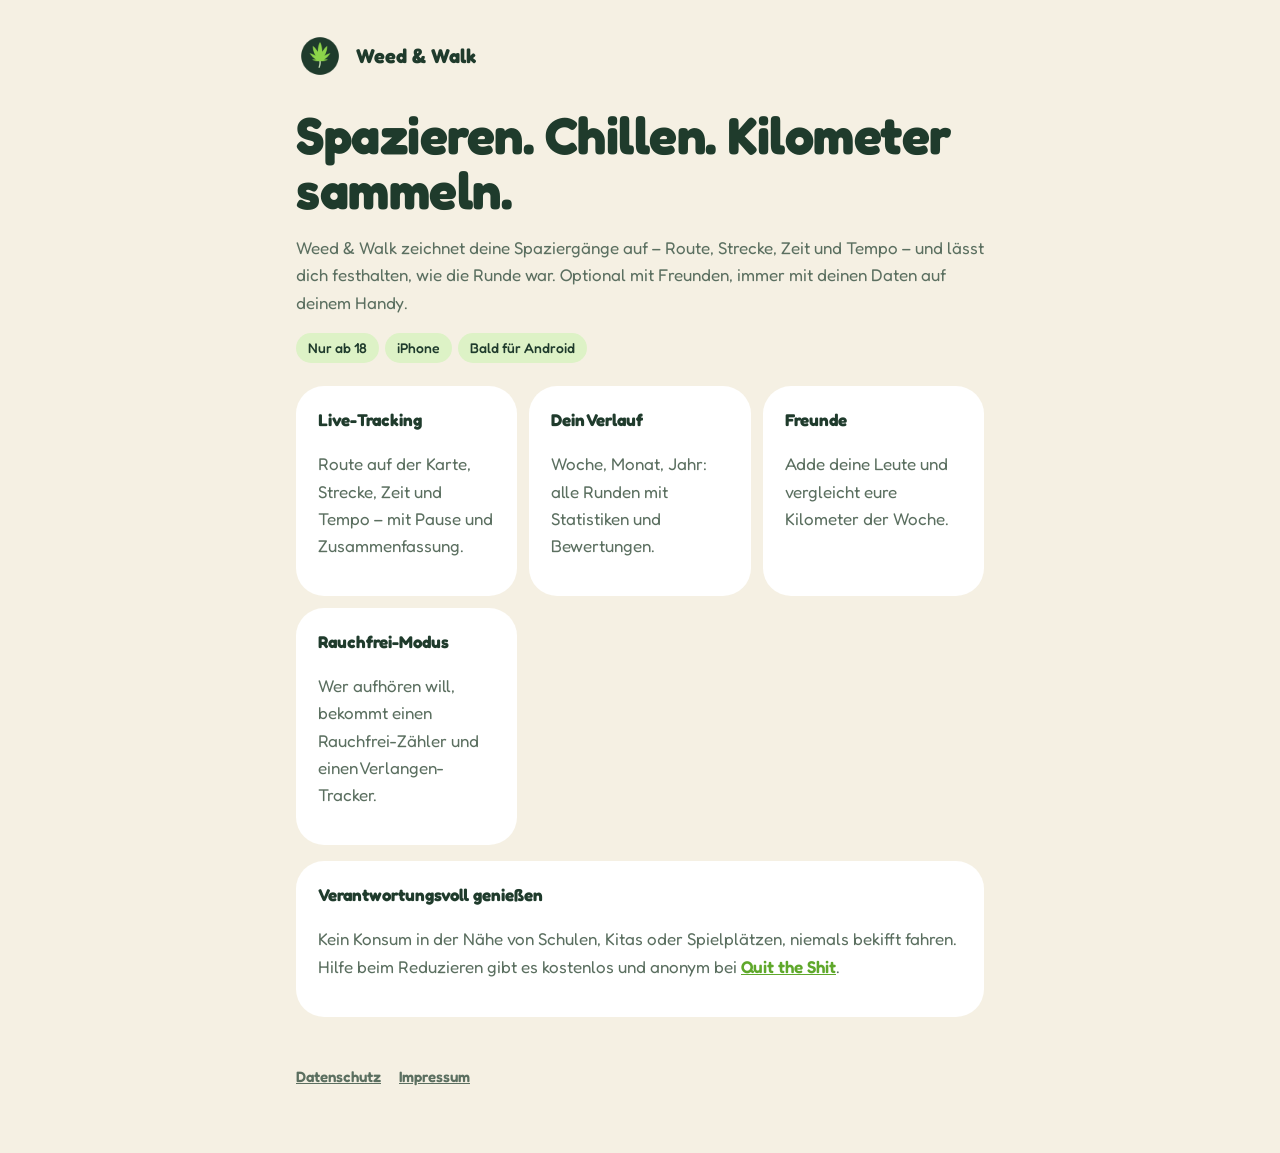
<file: index.html>
﻿<!doctype html>
<html lang="de">
  <head>
    <meta charset="utf-8" />
    <meta name="viewport" content="width=device-width, initial-scale=1" />
    <title>Weed &amp; Walk</title>
    <meta name="description" content="Weed & Walk – deine Spaziergänge tracken, entspannt und rund. Ab 18." />
    <link rel="icon" href="icon.png" />
    <link rel="preconnect" href="https://fonts.googleapis.com" />
    <link rel="preconnect" href="https://fonts.gstatic.com" crossorigin />
    <link href="https://fonts.googleapis.com/css2?family=Fredoka:wght@400;500;600;700&display=swap" rel="stylesheet" />
    <link rel="stylesheet" href="style.css" />
  </head>
  <body>
    <main>
      <a href="./" style="text-decoration: none; color: inherit"><header class="brand"><img src="icon.png" alt="" /><span>Weed &amp; Walk</span></header></a>

      <h1>Spazieren. Chillen. Kilometer sammeln.</h1>
      <p>
        Weed &amp; Walk zeichnet deine Spaziergänge auf – Route, Strecke, Zeit und Tempo – und lässt dich festhalten,
        wie die Runde war. Optional mit Freunden, immer mit deinen Daten auf deinem Handy.
      </p>
      <p><span class="tag">Nur ab 18</span><span class="tag">iPhone</span><span class="tag">Bald für Android</span></p>

      <div class="features">
        <div class="card"><strong>Live-Tracking</strong><p>Route auf der Karte, Strecke, Zeit und Tempo – mit Pause und Zusammenfassung.</p></div>
        <div class="card"><strong>Dein Verlauf</strong><p>Woche, Monat, Jahr: alle Runden mit Statistiken und Bewertungen.</p></div>
        <div class="card"><strong>Freunde</strong><p>Adde deine Leute und vergleicht eure Kilometer der Woche.</p></div>
        <div class="card"><strong>Rauchfrei-Modus</strong><p>Wer aufhören will, bekommt einen Rauchfrei-Zähler und einen Verlangen-Tracker.</p></div>
      </div>

      <div class="card">
        <strong>Verantwortungsvoll genießen</strong>
        <p>
          Kein Konsum in der Nähe von Schulen, Kitas oder Spielplätzen, niemals bekifft fahren. Hilfe beim Reduzieren
          gibt es kostenlos und anonym bei <a href="https://www.quit-the-shit.net">Quit the Shit</a>.
        </p>
      </div>

      <footer>
        <a href="datenschutz.html">Datenschutz</a>
        <a href="impressum.html">Impressum</a>
      </footer>
    </main>
  </body>
</html>
</file>
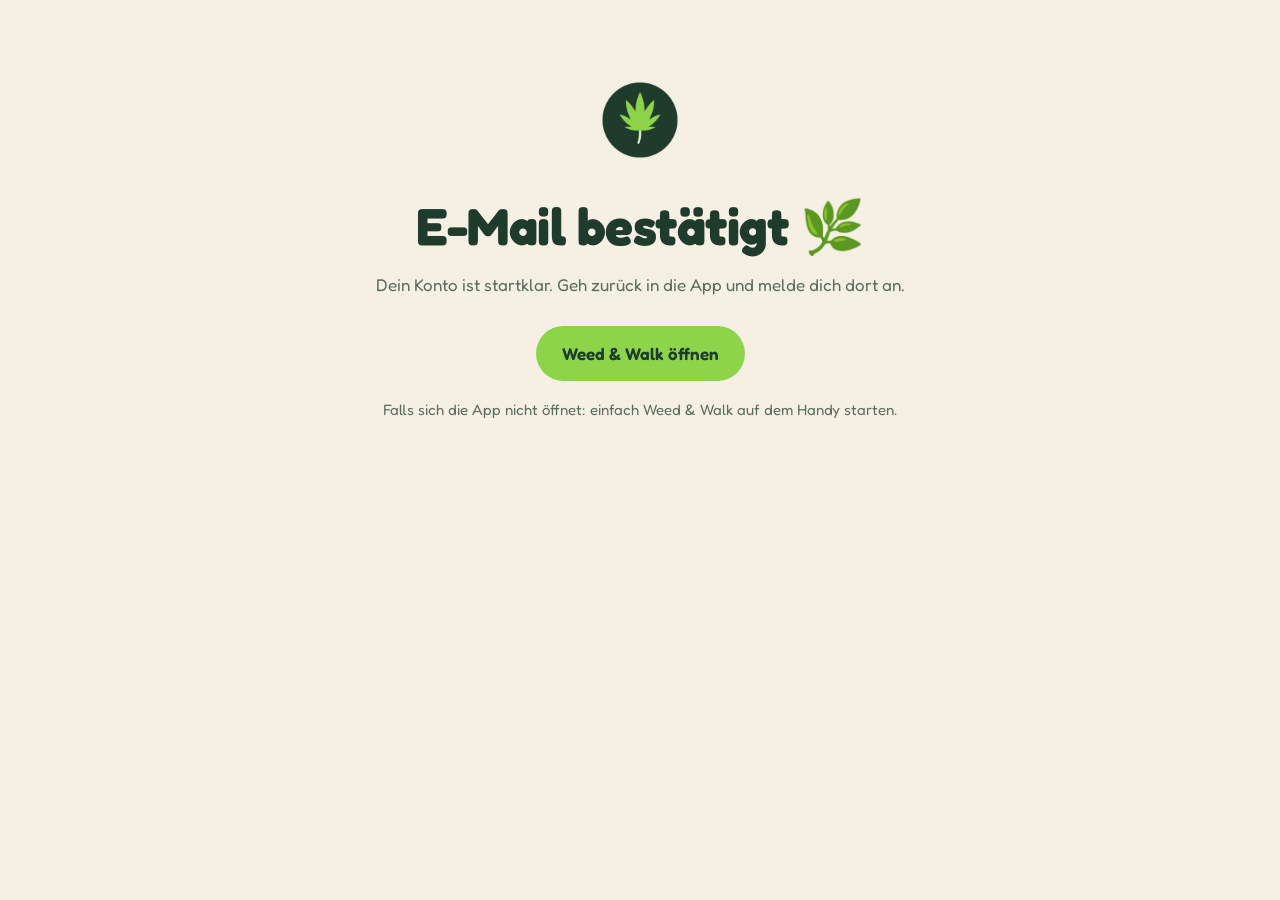
<file: bestaetigt.html>
<!doctype html>
<html lang="de">
  <head>
    <meta charset="utf-8" />
    <meta name="viewport" content="width=device-width, initial-scale=1" />
    <title>E-Mail bestätigt – Weed &amp; Walk</title>
    <meta name="robots" content="noindex" />
    <link rel="icon" href="icon.png" />
    <link rel="preconnect" href="https://fonts.googleapis.com" />
    <link rel="preconnect" href="https://fonts.gstatic.com" crossorigin />
    <link href="https://fonts.googleapis.com/css2?family=Fredoka:wght@400;500;600;700&display=swap" rel="stylesheet" />
    <link rel="stylesheet" href="style.css" />
  </head>
  <body>
    <main style="text-align: center; padding-top: 72px">
      <img src="icon.png" alt="" style="width: 96px; height: 96px; border-radius: 50%" />
      <h1 style="margin-top: 24px">E-Mail bestätigt 🌿</h1>
      <p>Dein Konto ist startklar. Geh zurück in die App und melde dich dort an.</p>
      <p style="margin-top: 28px"><a class="button" href="weedwalk://account">Weed &amp; Walk öffnen</a></p>
      <p style="font-size: 15px">Falls sich die App nicht öffnet: einfach Weed &amp; Walk auf dem Handy starten.</p>
    </main>
  </body>
</html>
</file>
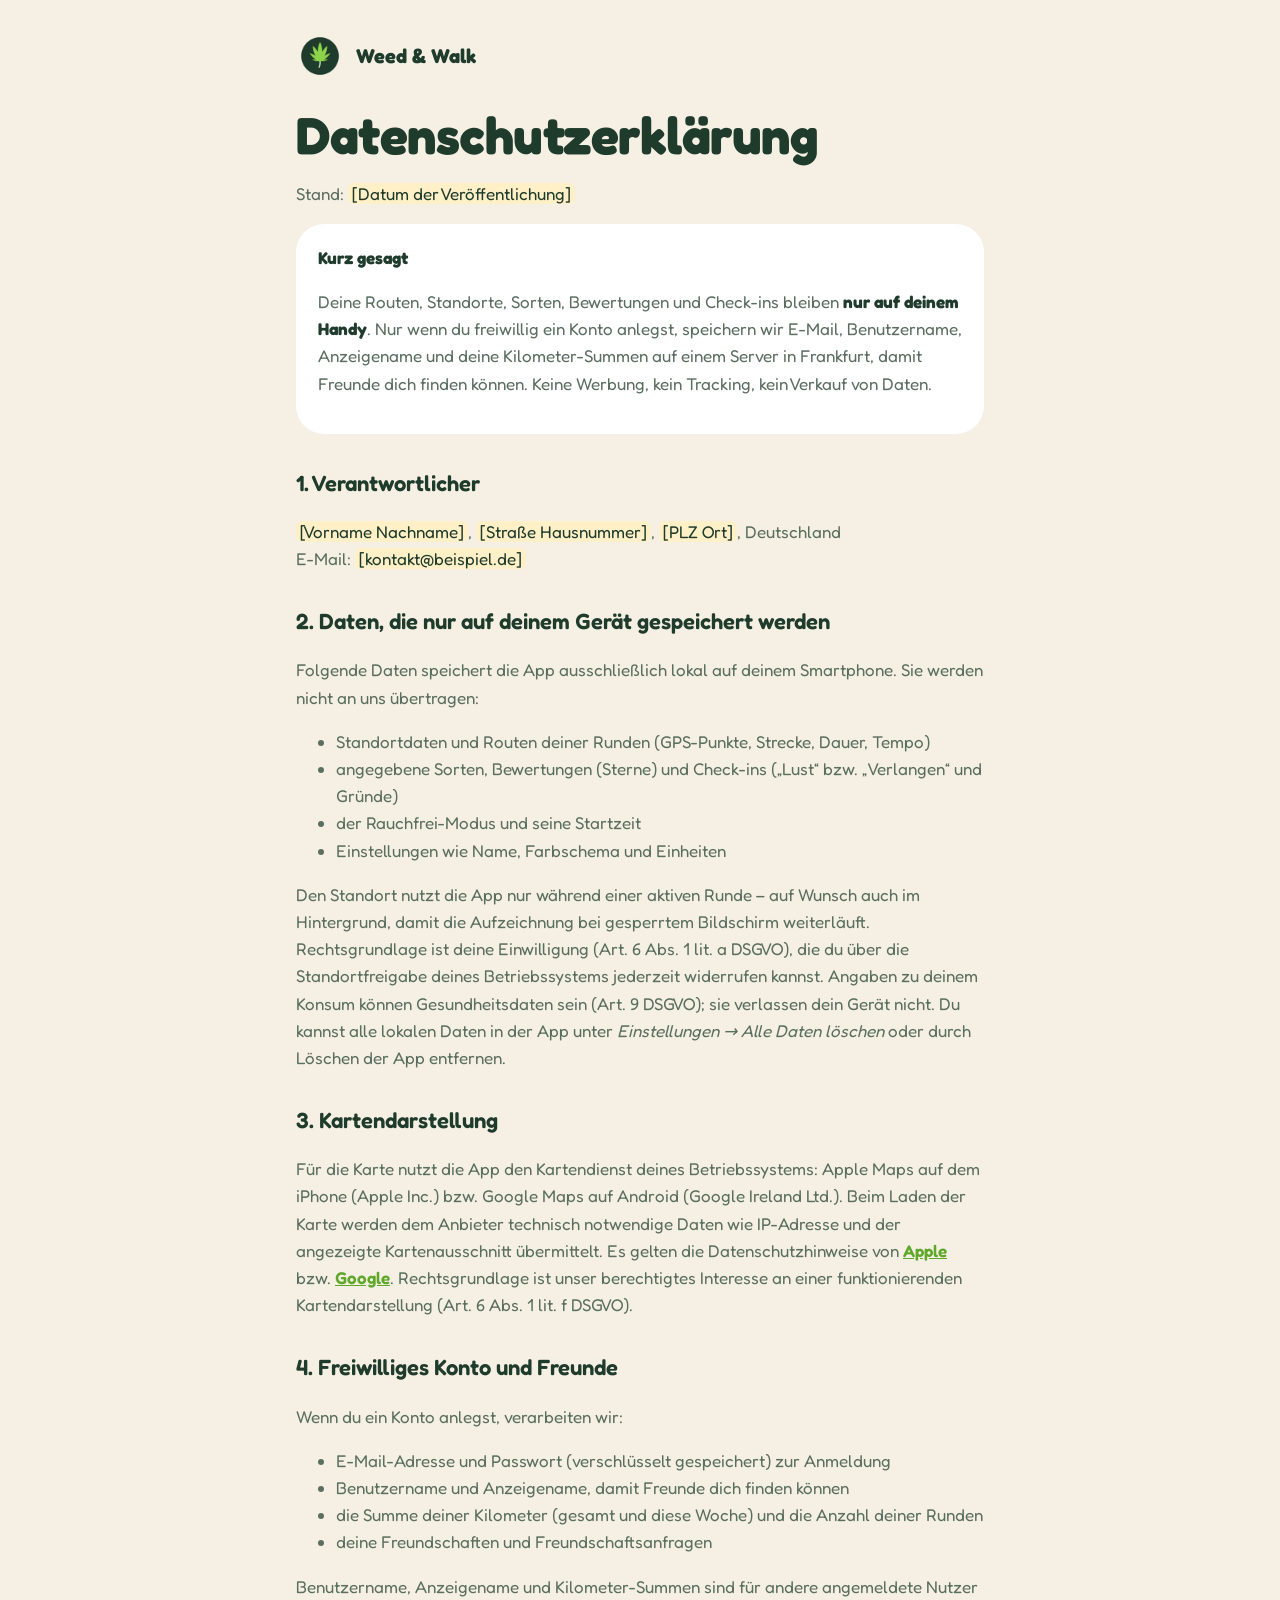
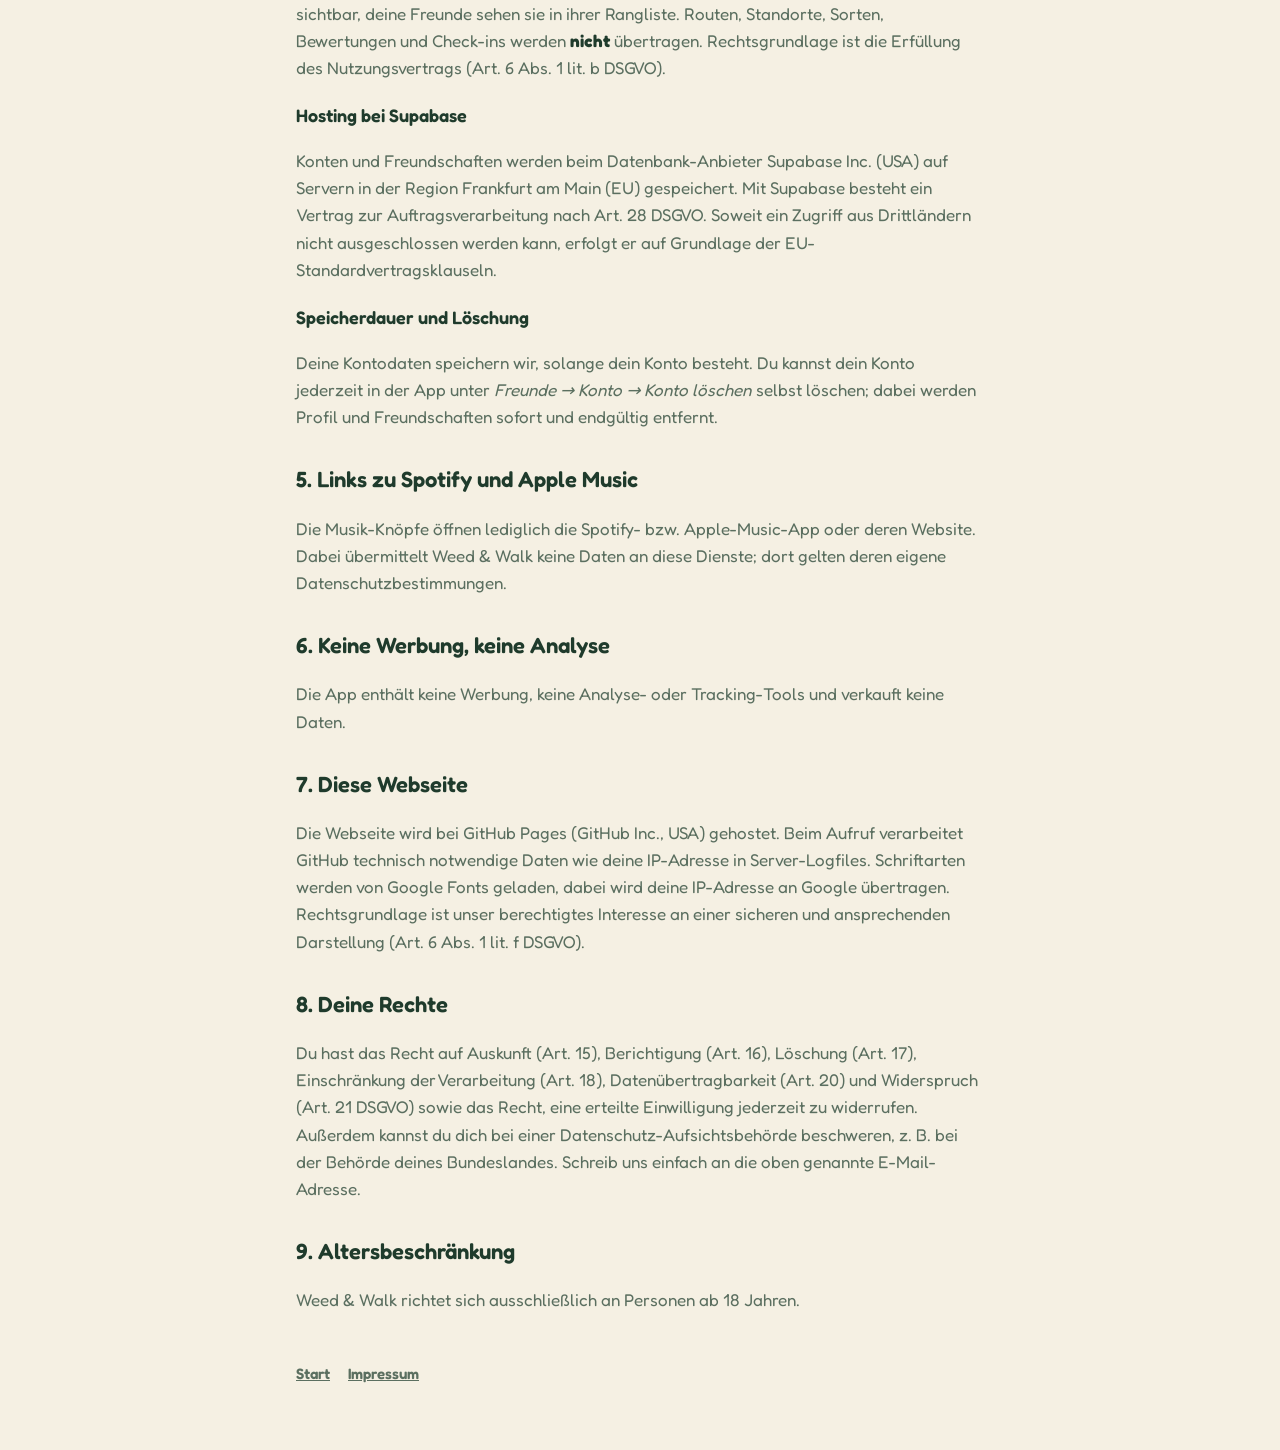
<file: datenschutz.html>
<!doctype html>
<html lang="de">
  <head>
    <meta charset="utf-8" />
    <meta name="viewport" content="width=device-width, initial-scale=1" />
    <title>Datenschutz – Weed &amp; Walk</title>
    <link rel="icon" href="icon.png" />
    <link rel="preconnect" href="https://fonts.googleapis.com" />
    <link rel="preconnect" href="https://fonts.gstatic.com" crossorigin />
    <link href="https://fonts.googleapis.com/css2?family=Fredoka:wght@400;500;600;700&display=swap" rel="stylesheet" />
    <link rel="stylesheet" href="style.css" />
  </head>
  <body>
    <main>
      <a href="./" style="text-decoration: none; color: inherit"><header class="brand"><img src="icon.png" alt="" /><span>Weed &amp; Walk</span></header></a>
      <h1>Datenschutzerklärung</h1>
      <p>Stand: <span class="placeholder">[Datum der Veröffentlichung]</span></p>

      <div class="card">
        <strong>Kurz gesagt</strong>
        <p>
          Deine Routen, Standorte, Sorten, Bewertungen und Check-ins bleiben <strong>nur auf deinem Handy</strong>.
          Nur wenn du freiwillig ein Konto anlegst, speichern wir E-Mail, Benutzername, Anzeigename und deine
          Kilometer-Summen auf einem Server in Frankfurt, damit Freunde dich finden können. Keine Werbung, kein Tracking,
          kein Verkauf von Daten.
        </p>
      </div>

      <h2>1. Verantwortlicher</h2>
      <p>
        <span class="placeholder">[Vorname Nachname]</span>, <span class="placeholder">[Straße Hausnummer]</span>,
        <span class="placeholder">[PLZ Ort]</span>, Deutschland<br />
        E-Mail: <span class="placeholder">[kontakt@beispiel.de]</span>
      </p>

      <h2>2. Daten, die nur auf deinem Gerät gespeichert werden</h2>
      <p>Folgende Daten speichert die App ausschließlich lokal auf deinem Smartphone. Sie werden nicht an uns übertragen:</p>
      <ul>
        <li>Standortdaten und Routen deiner Runden (GPS-Punkte, Strecke, Dauer, Tempo)</li>
        <li>angegebene Sorten, Bewertungen (Sterne) und Check-ins („Lust“ bzw. „Verlangen“ und Gründe)</li>
        <li>der Rauchfrei-Modus und seine Startzeit</li>
        <li>Einstellungen wie Name, Farbschema und Einheiten</li>
      </ul>
      <p>
        Den Standort nutzt die App nur während einer aktiven Runde – auf Wunsch auch im Hintergrund, damit die
        Aufzeichnung bei gesperrtem Bildschirm weiterläuft. Rechtsgrundlage ist deine Einwilligung (Art. 6 Abs. 1 lit. a
        DSGVO), die du über die Standortfreigabe deines Betriebssystems jederzeit widerrufen kannst. Angaben zu deinem
        Konsum können Gesundheitsdaten sein (Art. 9 DSGVO); sie verlassen dein Gerät nicht. Du kannst alle lokalen Daten
        in der App unter <em>Einstellungen → Alle Daten löschen</em> oder durch Löschen der App entfernen.
      </p>

      <h2>3. Kartendarstellung</h2>
      <p>
        Für die Karte nutzt die App den Kartendienst deines Betriebssystems: Apple Maps auf dem iPhone (Apple Inc.) bzw.
        Google Maps auf Android (Google Ireland Ltd.). Beim Laden der Karte werden dem Anbieter technisch notwendige
        Daten wie IP-Adresse und der angezeigte Kartenausschnitt übermittelt. Es gelten die Datenschutzhinweise von
        <a href="https://www.apple.com/de/legal/privacy/">Apple</a> bzw.
        <a href="https://policies.google.com/privacy?hl=de">Google</a>. Rechtsgrundlage ist unser berechtigtes Interesse
        an einer funktionierenden Kartendarstellung (Art. 6 Abs. 1 lit. f DSGVO).
      </p>

      <h2>4. Freiwilliges Konto und Freunde</h2>
      <p>Wenn du ein Konto anlegst, verarbeiten wir:</p>
      <ul>
        <li>E-Mail-Adresse und Passwort (verschlüsselt gespeichert) zur Anmeldung</li>
        <li>Benutzername und Anzeigename, damit Freunde dich finden können</li>
        <li>die Summe deiner Kilometer (gesamt und diese Woche) und die Anzahl deiner Runden</li>
        <li>deine Freundschaften und Freundschaftsanfragen</li>
      </ul>
      <p>
        Benutzername, Anzeigename und Kilometer-Summen sind für andere angemeldete Nutzer sichtbar, deine Freunde sehen
        sie in ihrer Rangliste. Routen, Standorte, Sorten, Bewertungen und Check-ins werden <strong>nicht</strong>
        übertragen. Rechtsgrundlage ist die Erfüllung des Nutzungsvertrags (Art. 6 Abs. 1 lit. b DSGVO).
      </p>
      <h3>Hosting bei Supabase</h3>
      <p>
        Konten und Freundschaften werden beim Datenbank-Anbieter Supabase Inc. (USA) auf Servern in der Region
        Frankfurt am Main (EU) gespeichert. Mit Supabase besteht ein Vertrag zur Auftragsverarbeitung nach
        Art. 28 DSGVO. Soweit ein Zugriff aus Drittländern nicht ausgeschlossen werden kann, erfolgt er auf Grundlage der
        EU-Standardvertragsklauseln.
      </p>
      <h3>Speicherdauer und Löschung</h3>
      <p>
        Deine Kontodaten speichern wir, solange dein Konto besteht. Du kannst dein Konto jederzeit in der App unter
        <em>Freunde → Konto → Konto löschen</em> selbst löschen; dabei werden Profil und Freundschaften sofort und
        endgültig entfernt.
      </p>

      <h2>5. Links zu Spotify und Apple Music</h2>
      <p>
        Die Musik-Knöpfe öffnen lediglich die Spotify- bzw. Apple-Music-App oder deren Website. Dabei übermittelt Weed
        &amp; Walk keine Daten an diese Dienste; dort gelten deren eigene Datenschutzbestimmungen.
      </p>

      <h2>6. Keine Werbung, keine Analyse</h2>
      <p>Die App enthält keine Werbung, keine Analyse- oder Tracking-Tools und verkauft keine Daten.</p>

      <h2>7. Diese Webseite</h2>
      <p>
        Die Webseite wird bei GitHub Pages (GitHub Inc., USA) gehostet. Beim Aufruf verarbeitet GitHub technisch
        notwendige Daten wie deine IP-Adresse in Server-Logfiles. Schriftarten werden von Google Fonts geladen, dabei
        wird deine IP-Adresse an Google übertragen. Rechtsgrundlage ist unser berechtigtes Interesse an einer sicheren
        und ansprechenden Darstellung (Art. 6 Abs. 1 lit. f DSGVO).
      </p>

      <h2>8. Deine Rechte</h2>
      <p>
        Du hast das Recht auf Auskunft (Art. 15), Berichtigung (Art. 16), Löschung (Art. 17), Einschränkung der
        Verarbeitung (Art. 18), Datenübertragbarkeit (Art. 20) und Widerspruch (Art. 21 DSGVO) sowie das Recht, eine
        erteilte Einwilligung jederzeit zu widerrufen. Außerdem kannst du dich bei einer Datenschutz-Aufsichtsbehörde
        beschweren, z. B. bei der Behörde deines Bundeslandes. Schreib uns einfach an die oben genannte E-Mail-Adresse.
      </p>

      <h2>9. Altersbeschränkung</h2>
      <p>Weed &amp; Walk richtet sich ausschließlich an Personen ab 18 Jahren.</p>

      <footer>
        <a href="./">Start</a>
        <a href="impressum.html">Impressum</a>
      </footer>
    </main>
  </body>
</html>
</file>
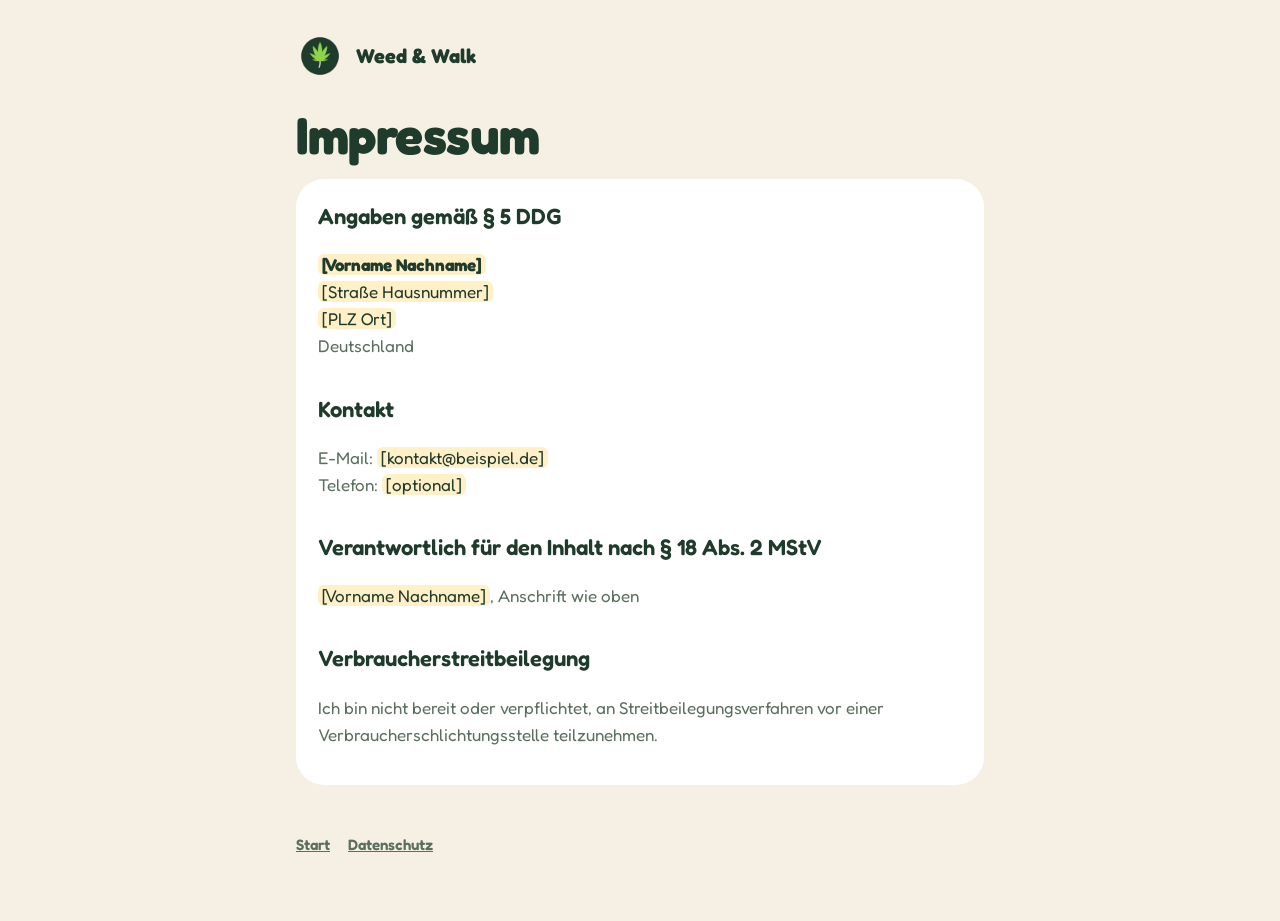
<file: impressum.html>
﻿<!doctype html>
<html lang="de">
  <head>
    <meta charset="utf-8" />
    <meta name="viewport" content="width=device-width, initial-scale=1" />
    <title>Impressum – Weed &amp; Walk</title>
    <meta name="robots" content="noindex" />
    <link rel="icon" href="icon.png" />
    <link rel="preconnect" href="https://fonts.googleapis.com" />
    <link rel="preconnect" href="https://fonts.gstatic.com" crossorigin />
    <link href="https://fonts.googleapis.com/css2?family=Fredoka:wght@400;500;600;700&display=swap" rel="stylesheet" />
    <link rel="stylesheet" href="style.css" />
  </head>
  <body>
    <main>
      <a href="./" style="text-decoration: none; color: inherit"><header class="brand"><img src="icon.png" alt="" /><span>Weed &amp; Walk</span></header></a>
      <h1>Impressum</h1>

      <div class="card">
        <h2 style="margin-top: 0">Angaben gemäß § 5 DDG</h2>
        <p>
          <strong><span class="placeholder">[Vorname Nachname]</span></strong><br />
          <span class="placeholder">[Straße Hausnummer]</span><br />
          <span class="placeholder">[PLZ Ort]</span><br />
          Deutschland
        </p>

        <h2>Kontakt</h2>
        <p>
          E-Mail: <span class="placeholder">[kontakt@beispiel.de]</span><br />
          Telefon: <span class="placeholder">[optional]</span>
        </p>

        <h2>Verantwortlich für den Inhalt nach § 18 Abs. 2 MStV</h2>
        <p><span class="placeholder">[Vorname Nachname]</span>, Anschrift wie oben</p>

        <h2>Verbraucherstreitbeilegung</h2>
        <p>
          Ich bin nicht bereit oder verpflichtet, an Streitbeilegungsverfahren vor einer Verbraucherschlichtungsstelle
          teilzunehmen.
        </p>
      </div>

      <footer>
        <a href="./">Start</a>
        <a href="datenschutz.html">Datenschutz</a>
      </footer>
    </main>
  </body>
</html>
</file>
<file: style.css>
:root {
  --bg: #f5f0e3;
  --surface: #ffffff;
  --surface-alt: #ece5d2;
  --ink: #1f3b2c;
  --ink-soft: #5b6f60;
  --line: #e4dcc6;
  --leaf: #8dd44a;
  --leaf-deep: #5fa82b;
  --leaf-soft: #ddf2c6;
  --haze-soft: #eee6fc;
  --sun-soft: #fff0c7;
}

@media (prefers-color-scheme: dark) {
  :root:not([data-theme='light']) {
    --bg: #0f1a14;
    --surface: #1a2a21;
    --surface-alt: #24382c;
    --ink: #eef5e9;
    --ink-soft: #a9bbae;
    --line: #2c4234;
    --leaf: #a6f25b;
    --leaf-deep: #7fd03a;
    --leaf-soft: #25402b;
    --haze-soft: #2e2545;
    --sun-soft: #3a321c;
  }
}

* {
  box-sizing: border-box;
}

html {
  -webkit-text-size-adjust: 100%;
}

body {
  margin: 0;
  background: var(--bg);
  color: var(--ink);
  font-family: 'Fredoka', system-ui, -apple-system, 'Segoe UI', sans-serif;
  font-size: 17px;
  line-height: 1.6;
}

main {
  max-width: 720px;
  margin: 0 auto;
  padding: 32px 16px 64px;
}

header.brand {
  display: flex;
  align-items: center;
  gap: 12px;
  margin-bottom: 28px;
  text-decoration: none;
  color: inherit;
}

header.brand img {
  width: 48px;
  height: 48px;
  border-radius: 50%;
}

header.brand span {
  font-weight: 700;
  font-size: 20px;
}

h1 {
  font-weight: 700;
  font-size: clamp(34px, 8vw, 52px);
  line-height: 1.05;
  margin: 0 0 12px;
  letter-spacing: -0.5px;
}

h2 {
  font-weight: 600;
  font-size: 22px;
  margin: 32px 0 8px;
}

h3 {
  font-weight: 600;
  font-size: 18px;
  margin: 20px 0 4px;
}

p,
li {
  color: var(--ink-soft);
}

strong {
  color: var(--ink);
}

a {
  color: var(--leaf-deep);
  font-weight: 600;
}

.card {
  background: var(--surface);
  border-radius: 28px;
  padding: 20px 22px;
  margin: 16px 0;
}

.tag {
  display: inline-block;
  background: var(--leaf-soft);
  color: var(--ink);
  border-radius: 999px;
  padding: 4px 12px;
  font-size: 14px;
  font-weight: 500;
  margin: 0 6px 6px 0;
}

.button {
  display: inline-block;
  background: var(--leaf);
  color: #1f3b2c;
  border-radius: 999px;
  padding: 14px 26px;
  text-decoration: none;
  font-weight: 600;
}

.placeholder {
  background: var(--sun-soft);
  color: var(--ink);
  border-radius: 6px;
  padding: 0 4px;
}

.features {
  display: grid;
  grid-template-columns: repeat(auto-fit, minmax(200px, 1fr));
  gap: 12px;
}

.features .card {
  margin: 0;
}

footer {
  margin-top: 48px;
  font-size: 15px;
  display: flex;
  gap: 18px;
  flex-wrap: wrap;
}

footer a {
  color: var(--ink-soft);
}
</file>
